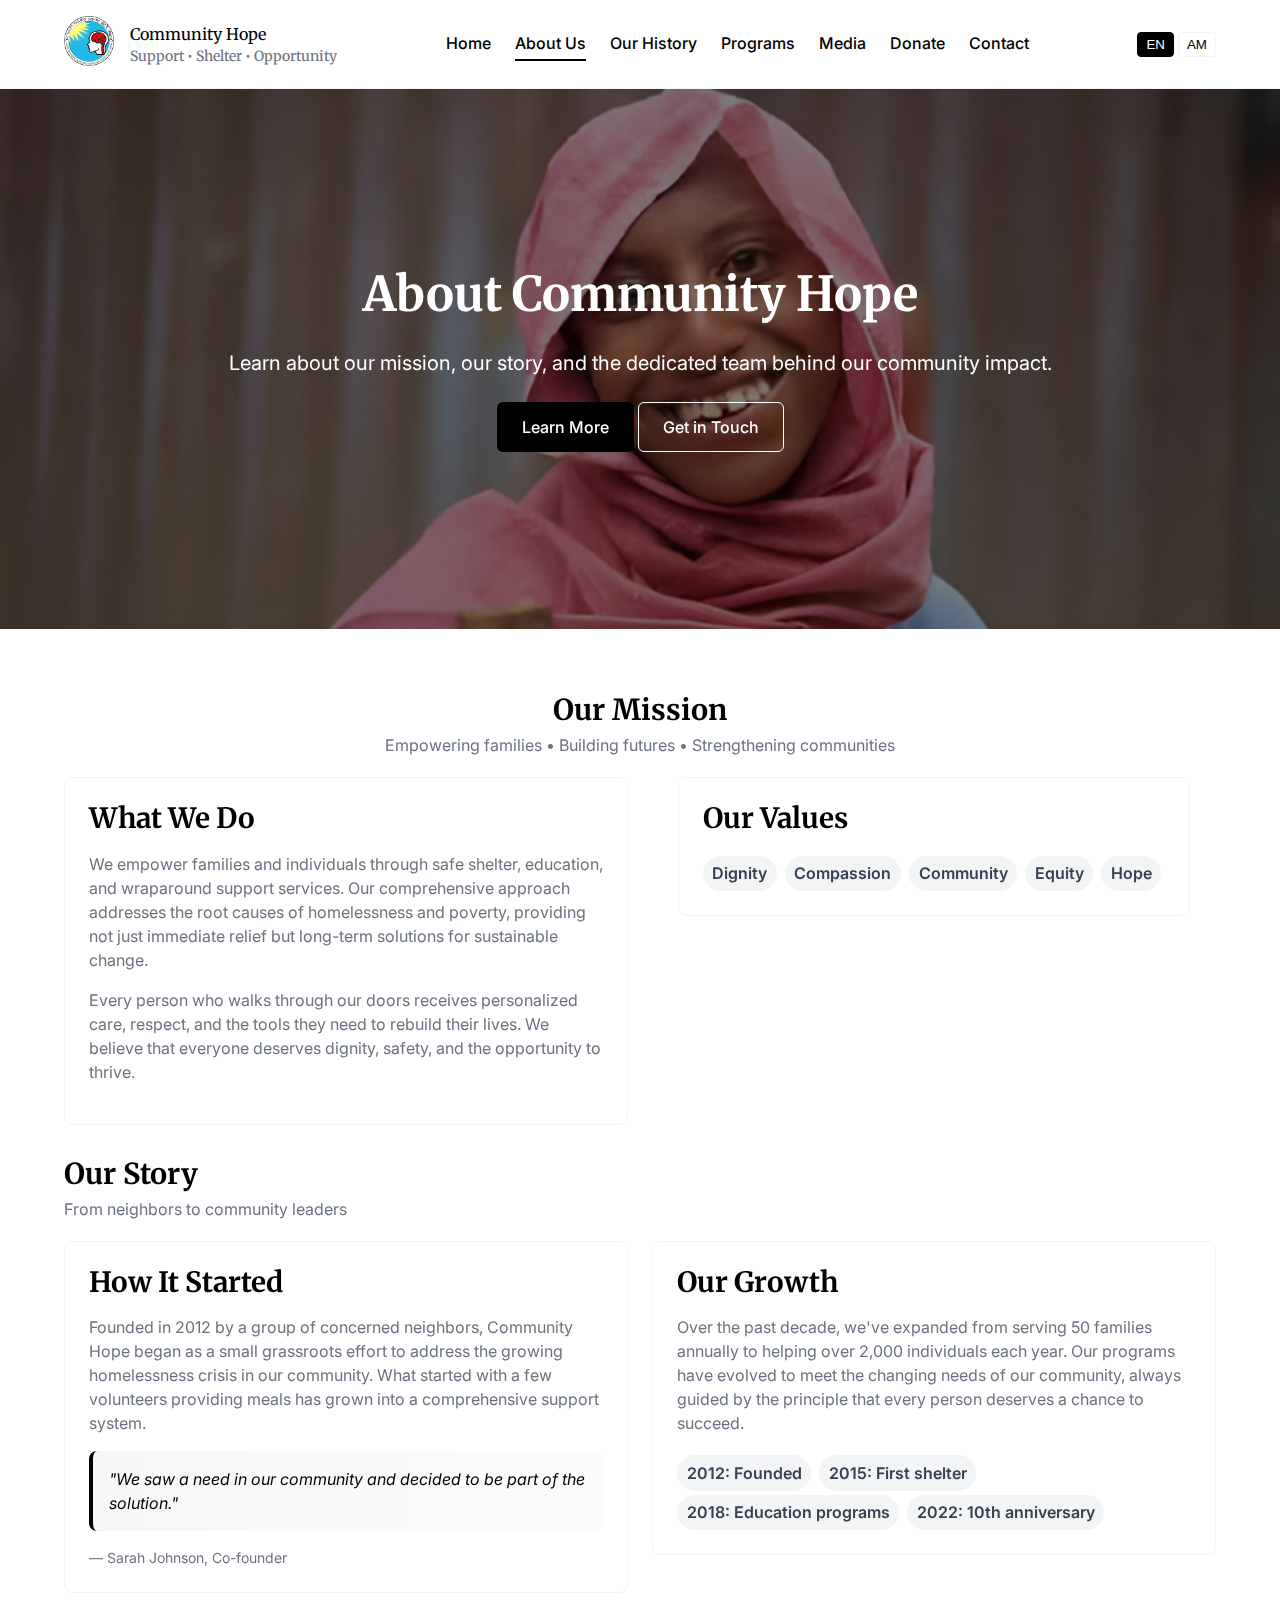
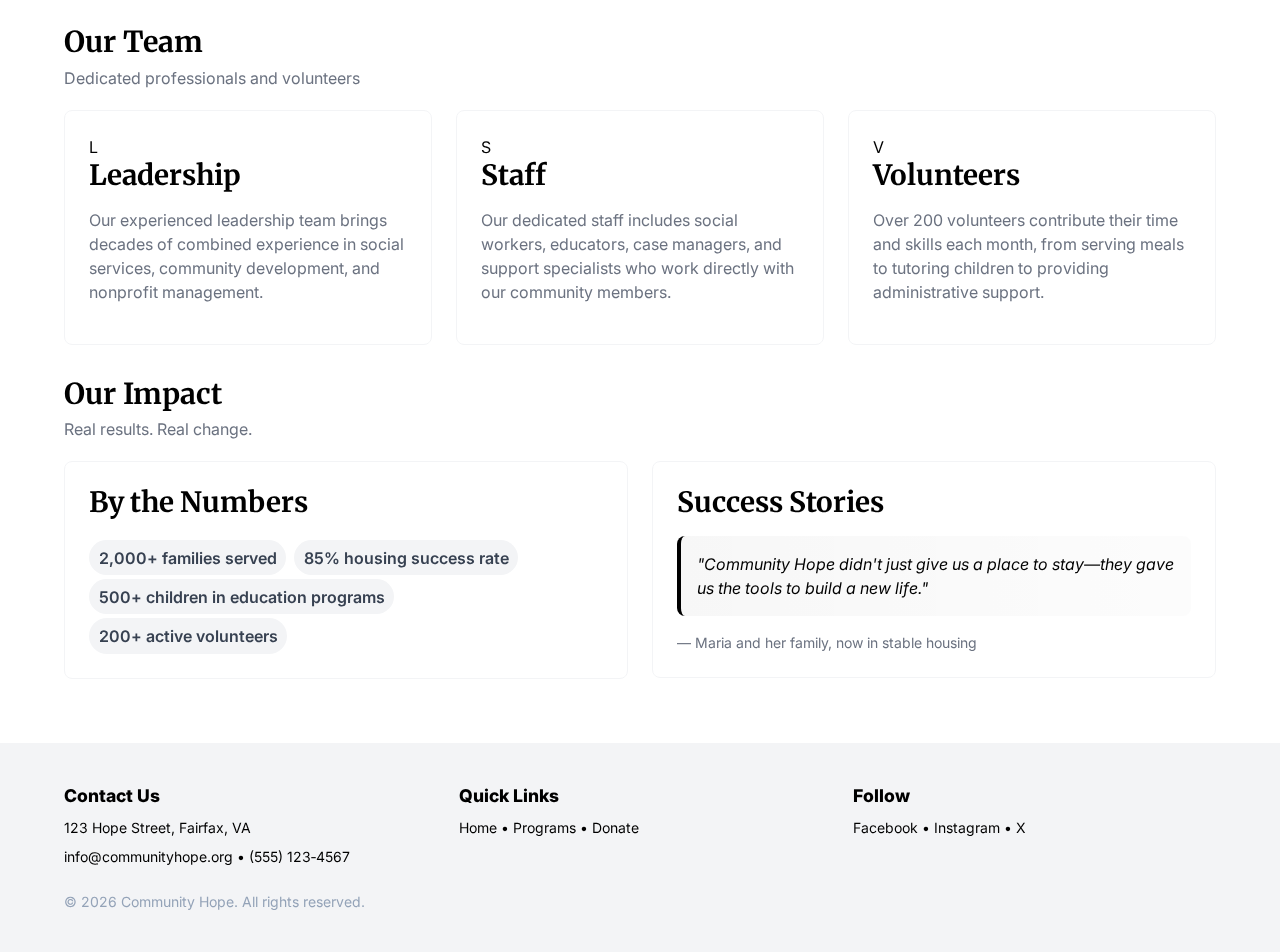
<file: about.html>
<!DOCTYPE html>
<html lang="en">
<head>
  <meta charset="UTF-8" />
  <meta name="viewport" content="width=device-width, initial-scale=1" />
  <title>About Us — Community Hope</title>
  <link rel="stylesheet" href="styles/main.css">
  <link rel="stylesheet" href="styles/components.css">
</head>
<body>
  <!-- Header / Nav -->
  <header>
    <div class="container nav">
      <div class="brand">
        <div class="logo">
          <img src="logo.jpg" alt="Community Hope Logo">
        </div>
        <div>
          <div data-i18n="brand">Community Hope</div>
          <div class="small muted" data-i18n="tagline">Support • Shelter • Opportunity</div>
        </div>
      </div>
      <nav class="navlinks" aria-label="Primary">
        <a href="index.html" class="nav-link" data-i18n="nav_home">Home</a>
        <a href="about.html" class="nav-link active" data-i18n="nav_about">About Us</a>
        <a href="about.html#history" class="nav-link" data-i18n="nav_history">Our History</a>
        <a href="index.html#programs" class="nav-link" data-i18n="nav_programs">Programs</a>
        <a href="media.html" class="nav-link" data-i18n="nav_media">Media</a>
        <a href="index.html#donate" class="nav-link" data-i18n="nav_donate">Donate</a>
        <a href="index.html#contact" class="nav-link" data-i18n="nav_contact">Contact</a>
      </nav>
      <div class="lang" role="group" aria-label="Language selector">
        <button class="active" id="lang-en">EN</button>
        <button id="lang-am">AM</button>
      </div>
    </div>
  </header>

  <!-- Hero -->
  <section class="hero">
    <div class="media">
      <img alt="Community gathering" src="bg.jpg"/>
      <div class="shade"></div>
    </div>
    <div class="container content">
      <h1 data-i18n="about_hero_title">About Community Hope</h1>
      <p class="lead" data-i18n="about_hero_sub">Learn about our mission, our story, and the dedicated team behind our community impact.</p>
      <div class="cta">
        <a href="#mission" class="btn primary" data-i18n="cta_learn">Learn More</a>
        <a href="index.html#contact" class="btn ghost" data-i18n="cta_contact">Get in Touch</a>
      </div>
    </div>
  </section>

  <!-- Mission -->
  <section id="mission">
    <div class="container">
      <div class="section-title">
        <h2 data-i18n="mission_title">Our Mission</h2>
        <span class="muted" data-i18n="mission_kicker">Empowering families • Building futures • Strengthening communities</span>
      </div>
      <div class="cards">
        <article class="card span-8">
          <h3 data-i18n="mission_h">What We Do</h3>
          <p class="muted" data-i18n="mission_p">We empower families and individuals through safe shelter, education, and wraparound support services. Our comprehensive approach addresses the root causes of homelessness and poverty, providing not just immediate relief but long-term solutions for sustainable change.</p>
          <p class="muted" data-i18n="mission_p2">Every person who walks through our doors receives personalized care, respect, and the tools they need to rebuild their lives. We believe that everyone deserves dignity, safety, and the opportunity to thrive.</p>
        </article>
        <article class="card span-4">
          <h3 data-i18n="mission_values_h">Our Values</h3>
          <div>
            <span class="tag" data-i18n="value_dignity">Dignity</span>
            <span class="tag" data-i18n="value_compassion">Compassion</span>
            <span class="tag" data-i18n="value_community">Community</span>
            <span class="tag" data-i18n="value_equity">Equity</span>
            <span class="tag" data-i18n="value_hope">Hope</span>
          </div>
        </article>
      </div>
    </div>
  </section>

  <!-- Our Story -->
  <section id="history">
    <div class="container">
      <div class="section-title">
        <h2 data-i18n="story_title">Our Story</h2>
        <span class="muted" data-i18n="story_kicker">From neighbors to community leaders</span>
      </div>
      <div class="cards">
        <article class="card span-6">
          <h3 data-i18n="story_founded_h">How It Started</h3>
          <p class="muted" data-i18n="story_founded_p">Founded in 2012 by a group of concerned neighbors, Community Hope began as a small grassroots effort to address the growing homelessness crisis in our community. What started with a few volunteers providing meals has grown into a comprehensive support system.</p>
          <p class="quote" data-i18n="story_quote">"We saw a need in our community and decided to be part of the solution."</p>
          <div class="muted small" data-i18n="story_quote_attr">— Sarah Johnson, Co-founder</div>
        </article>
        <article class="card span-6">
          <h3 data-i18n="story_growth_h">Our Growth</h3>
          <p class="muted" data-i18n="story_growth_p">Over the past decade, we've expanded from serving 50 families annually to helping over 2,000 individuals each year. Our programs have evolved to meet the changing needs of our community, always guided by the principle that every person deserves a chance to succeed.</p>
          <div>
            <span class="tag" data-i18n="stat_2012">2012: Founded</span>
            <span class="tag" data-i18n="stat_2015">2015: First shelter</span>
            <span class="tag" data-i18n="stat_2018">2018: Education programs</span>
            <span class="tag" data-i18n="stat_2022">2022: 10th anniversary</span>
          </div>
        </article>
      </div>
    </div>
  </section>

  <!-- Team -->
  <section id="team">
    <div class="container">
      <div class="section-title">
        <h2 data-i18n="team_title">Our Team</h2>
        <span class="muted" data-i18n="team_kicker">Dedicated professionals and volunteers</span>
      </div>
      <div class="cards">
        <article class="card span-4">
          <div class="program-icon">L</div>
          <h3 data-i18n="team_leadership_h">Leadership</h3>
          <p class="muted" data-i18n="team_leadership_p">Our experienced leadership team brings decades of combined experience in social services, community development, and nonprofit management.</p>
        </article>
        <article class="card span-4">
          <div class="program-icon">S</div>
          <h3 data-i18n="team_staff_h">Staff</h3>
          <p class="muted" data-i18n="team_staff_p">Our dedicated staff includes social workers, educators, case managers, and support specialists who work directly with our community members.</p>
        </article>
        <article class="card span-4">
          <div class="program-icon">V</div>
          <h3 data-i18n="team_volunteers_h">Volunteers</h3>
          <p class="muted" data-i18n="team_volunteers_p">Over 200 volunteers contribute their time and skills each month, from serving meals to tutoring children to providing administrative support.</p>
        </article>
      </div>
    </div>
  </section>

  <!-- Impact -->
  <section>
    <div class="container">
      <div class="section-title">
        <h2 data-i18n="impact_title">Our Impact</h2>
        <span class="muted" data-i18n="impact_kicker">Real results. Real change.</span>
      </div>
      <div class="cards">
        <article class="card span-6">
          <h3 data-i18n="impact_numbers_h">By the Numbers</h3>
          <div>
            <span class="tag" data-i18n="impact_families">2,000+ families served</span>
            <span class="tag" data-i18n="impact_housing">85% housing success rate</span>
            <span class="tag" data-i18n="impact_education">500+ children in education programs</span>
            <span class="tag" data-i18n="impact_volunteers">200+ active volunteers</span>
          </div>
        </article>
        <article class="card span-6">
          <h3 data-i18n="impact_stories_h">Success Stories</h3>
          <p class="quote" data-i18n="impact_story">"Community Hope didn't just give us a place to stay—they gave us the tools to build a new life."</p>
          <div class="muted small" data-i18n="impact_story_attr">— Maria and her family, now in stable housing</div>
        </article>
      </div>
    </div>
  </section>

  <!-- Contact / Footer -->
  <footer id="contact">
    <div class="container">
      <div class="footergrid">
        <div class="footercol">
          <div style="font-weight:800;font-size:1.1rem" data-i18n="footer_h">Contact Us</div>
          <div class="small" data-i18n="footer_addr">123 Hope Street, Fairfax, VA</div>
          <div class="small">info@communityhope.org • (555) 123‑4567</div>
        </div>
        <div class="footercol">
          <div style="font-weight:800;font-size:1.1rem" data-i18n="footer_quick">Quick Links</div>
          <div class="small"><a href="index.html" data-i18n="footer_home">Home</a> • <a href="index.html#programs" data-i18n="footer_programs">Programs</a> • <a href="index.html#donate" data-i18n="footer_donate">Donate</a></div>
        </div>
        <div class="footercol">
          <div style="font-weight:800;font-size:1.1rem" data-i18n="footer_social">Follow</div>
          <div class="small">Facebook • Instagram • X</div>
        </div>
      </div>
      <div class="small" style="margin-top:1rem;color:#94a3b8">© <span id="year"></span> <span data-i18n="brand">Community Hope</span>. <span data-i18n="rights">All rights reserved.</span></div>
    </div>
  </footer>

  <script src="js/main.js"></script>
  <script src="js/i18n.js"></script>
</body>
</html>
</file>
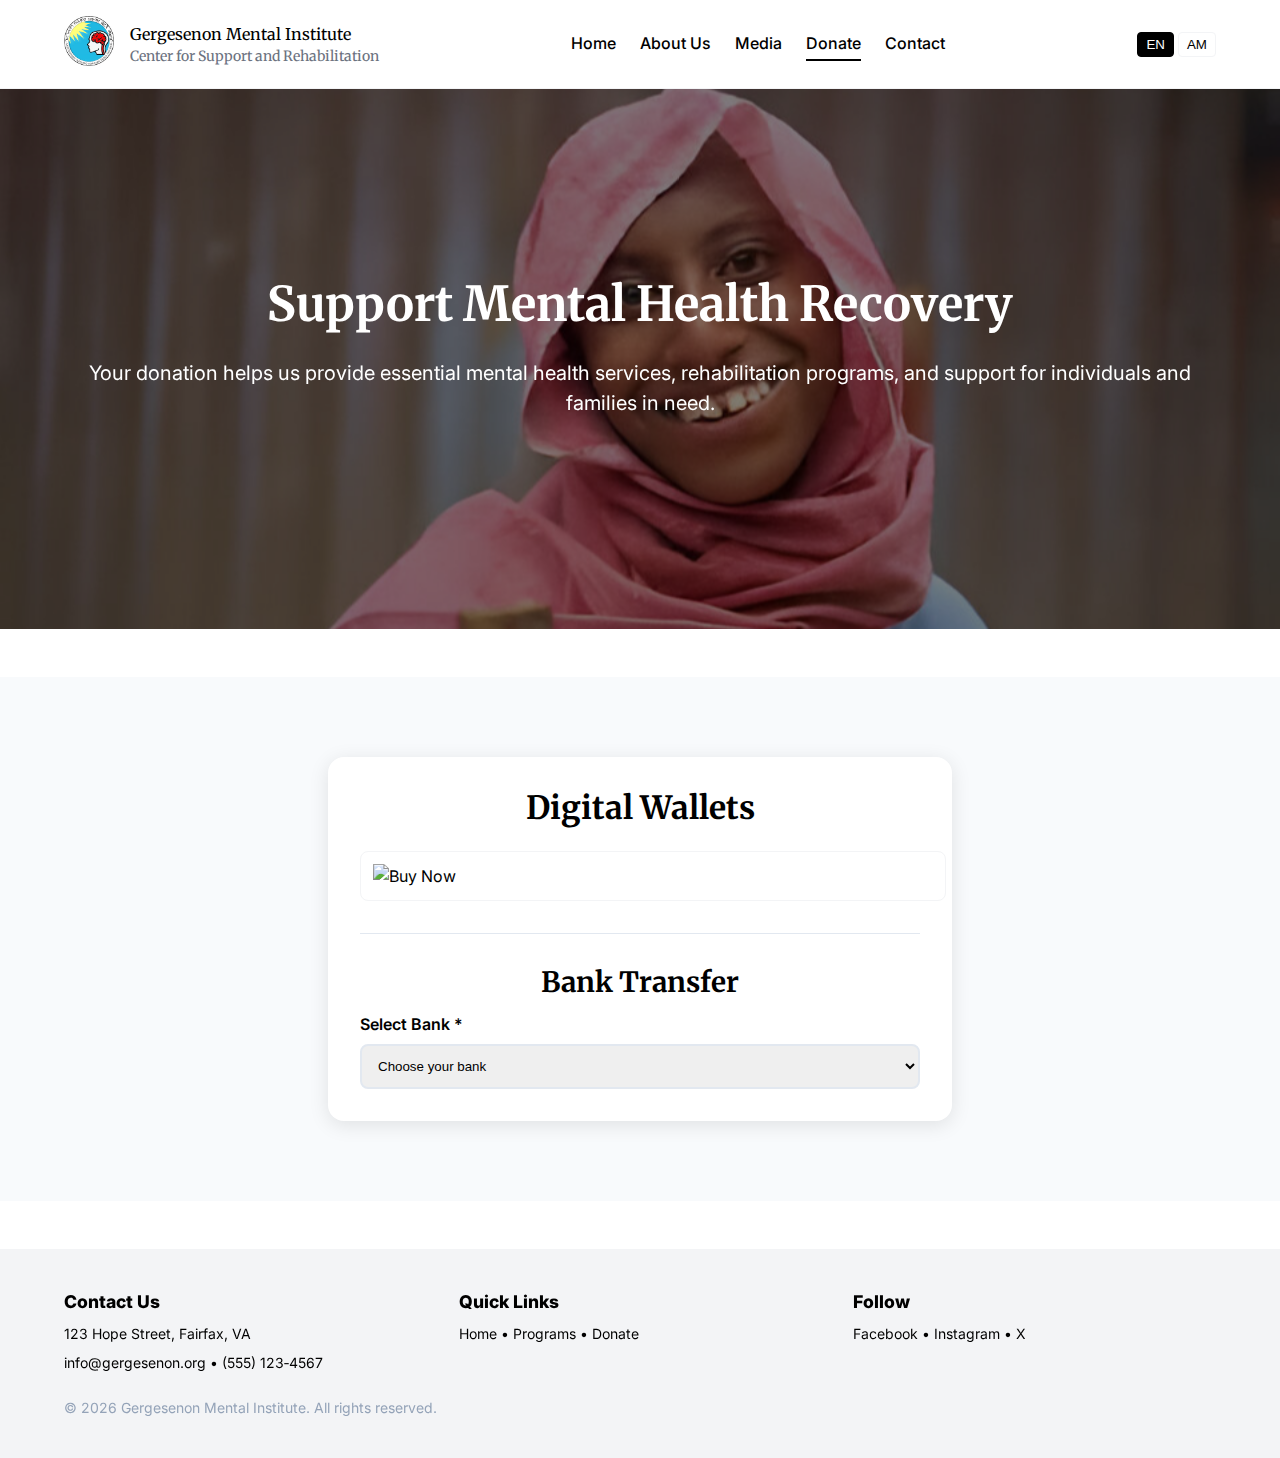
<file: donate.html>
<!DOCTYPE html>
<html lang="en">
<head>
  <meta charset="UTF-8" />
  <meta name="viewport" content="width=device-width, initial-scale=1" />
  <title>Donate — Gergesenon Mental Institute</title>
  <link rel="stylesheet" href="./styles/main.css">
  <link rel="stylesheet" href="./styles/components.css">
  <style>
    /* Donation-specific styles */
    .donation-form {
      max-width: 600px;
      margin: 0 auto;
      background: white;
      padding: 2rem;
      border-radius: 16px;
      box-shadow: 0 4px 20px rgba(0, 0, 0, 0.1);
    }
    
    .form-group {
      margin-bottom: 1.5rem;
    }
    
    .form-group label {
      display: block;
      margin-bottom: 0.5rem;
      font-weight: 600;
      color: var(--ink);
    }
    
    .form-group input,
    .form-group select,
    .form-group textarea {
      width: 100%;
      padding: 0.75rem;
      border: 2px solid #e2e8f0;
      border-radius: 8px;
      font-size: 1rem;
      transition: border-color 0.2s ease;
    }
    
    .form-group input:focus,
    .form-group select:focus,
    .form-group textarea:focus {
      outline: none;
      border-color: var(--brand);
      box-shadow: 0 0 0 3px var(--ring);
    }
    
    .amount-options {
      display: grid;
      grid-template-columns: repeat(auto-fit, minmax(120px, 1fr));
      gap: 0.5rem;
      margin-bottom: 1rem;
    }
    
    .amount-btn {
      padding: 0.75rem;
      border: 2px solid #e2e8f0;
      background: white;
      border-radius: 8px;
      cursor: pointer;
      text-align: center;
      font-weight: 600;
      transition: all 0.2s ease;
    }
    
    .amount-btn:hover {
      border-color: var(--brand);
      background: var(--brand-light);
    }
    
    .amount-btn.selected {
      border-color: var(--brand);
      background: var(--brand);
      color: white;
    }
    
    .payment-method {
      border: 2px solid #e2e8f0;
      border-radius: 8px;
      padding: 1rem;
      margin-bottom: 1rem;
      cursor: pointer;
      transition: all 0.2s ease;
    }
    
    .payment-method:hover {
      border-color: var(--brand);
    }
    
    .payment-method.selected {
      border-color: var(--brand);
      background: var(--brand-light);
    }
    
    .payment-method input[type="radio"] {
      margin-right: 0.5rem;
    }
    
    .payment-details {
      display: none;
      margin-top: 1rem;
      padding: 1rem;
      background: #f8fafc;
      border-radius: 8px;
    }
    
    .payment-details.active {
      display: block;
    }
    
    .crypto-address {
      background: #1a1a1a;
      color: #00ff00;
      padding: 1rem;
      border-radius: 8px;
      font-family: monospace;
      word-break: break-all;
      margin: 0.5rem 0;
    }
    
    .bank-details {
      background: #f8fafc;
      padding: 1rem;
      border-radius: 8px;
      border-left: 4px solid var(--brand);
    }
    
    .processing {
      display: none;
      text-align: center;
      padding: 2rem;
    }
    
    .spinner {
      width: 40px;
      height: 40px;
      border: 4px solid #f3f3f3;
      border-top: 4px solid var(--brand);
      border-radius: 50%;
      animation: spin 1s linear infinite;
      margin: 0 auto 1rem;
    }
    
    @keyframes spin {
      0% { transform: rotate(0deg); }
      100% { transform: rotate(360deg); }
    }
    
    .success-message {
      display: none;
      text-align: center;
      padding: 2rem;
      background: #d1fae5;
      border: 1px solid #10b981;
      border-radius: 8px;
      color: #065f46;
    }
    
    .error-message {
      display: none;
      padding: 1rem;
      background: #fee2e2;
      border: 1px solid #ef4444;
      border-radius: 8px;
      color: #991b1b;
      margin-bottom: 1rem;
    }
    
    /* PayPal specific styles */
    #paypal-form {
      margin: 1rem 0;
    }
    
    #paypal-form table {
      border-collapse: collapse;
      margin: 0 auto;
    }
    
    #paypal-form td {
      padding: 0.25rem 0;
    }
    
    #paypal-form input[type="text"] {
      width: 250px;
      padding: 0.75rem;
      border: 2px solid #e2e8f0;
      border-radius: 8px;
      font-size: 1rem;
      transition: border-color 0.2s ease;
    }
    
    #paypal-form input[type="text"]:focus {
      outline: none;
      border-color: var(--brand);
      box-shadow: 0 0 0 3px var(--ring);
    }
    
    #paypal-form input[type="image"] {
      border-radius: 8px;
      transition: transform 0.2s ease, box-shadow 0.2s ease;
    }
    
    #paypal-form input[type="image"]:hover {
      transform: translateY(-1px);
      box-shadow: 0 4px 12px rgba(0, 0, 0, 0.15);
    }
  </style>
</head>
<body>
  <!-- Header / Nav -->
  <header>
    <div class="container nav">
      <div class="brand">
        <div class="logo">
          <img src="logo.jpg" alt="Gergesenon Mental Institute Logo">
        </div>
        <div>
          <div data-i18n="brand">Gergesenon Mental Institute</div>
          <div class="small muted" data-i18n="tagline">Center for Support and Rehabilitation</div>
        </div>
      </div>
      <nav class="navlinks" aria-label="Primary">
        <a href="index.html" class="nav-link" data-i18n="nav_home">Home</a>
        <a href="about.html" class="nav-link" data-i18n="nav_about">About Us</a>
        <a href="media.html" class="nav-link" data-i18n="nav_media">Media</a>
        <a href="donate.html" class="nav-link active" data-i18n="nav_donate">Donate</a>
        <a href="index.html#contact" class="nav-link" data-i18n="nav_contact">Contact</a>
      </nav>
      <div class="lang" role="group" aria-label="Language selector">
        <button class="active" id="lang-en">EN</button>
        <button id="lang-am">AM</button>
      </div>
    </div>
  </header>

  <!-- Hero -->
  <section class="hero">
    <div class="media">
      <img alt="Mental health support" src="bg.jpg"/>
      <div class="shade"></div>
    </div>
    <div class="container content">
      <h1 data-i18n="donate_hero_title">Support Mental Health Recovery</h1>
      <p class="lead" data-i18n="donate_hero_sub">Your donation helps us provide essential mental health services, rehabilitation programs, and support for individuals and families in need.</p>
    </div>
  </section>

  <!-- Donation (PayPal only) -->
  <section style="padding: 4rem 0; background: #f8fafc;">
    <div class="container" style="display:flex;align-items:center;justify-content:center;min-height:200px;">
      <div style="background:white;padding:2rem;border-radius:16px;box-shadow:0 4px 20px rgba(0,0,0,0.1);max-width:560px;width:100%;text-align:center;">
        <h2 style="margin-bottom: 1.5rem;" data-i18n="donate_digital_h">Digital Wallets</h2>
        <form action="https://www.paypal.com/cgi-bin/webscr" method="post" target="_top" id="paypal-form">
          <input type="hidden" name="cmd" value="_s-xclick" />
          <input type="hidden" name="hosted_button_id" value="BWYQEHKNF22B8" />
          <input type="hidden" name="currency_code" value="USD" />
          <input type="image" src="https://yt3.googleusercontent.com/8Dh5wf7aCFK9S2TA_G_ncKnNZZjBmRIE0P3_Ezxw8sjgbigx5l8gW8iIbYvGnnRplgNn-zfN=s160-c-k-c0x00ffffff-no-rj" border="0" name="submit" title="PayPal - The safer, easier way to pay online!" alt="Buy Now" style="cursor:pointer;border-radius:8px;" />
        </form>

        <div style="margin: 2rem 0; height:1px; background:#e2e8f0;"></div>

        <h3 style="margin-bottom: 0.75rem;" data-i18n="donate_bank_h">Bank Transfer</h3>
        <div style="text-align:left;">
          <label for="ethiopia-bank" style="display:block; font-weight:600; margin-bottom:0.5rem;" data-i18n="donate_ethiopia_bank">Select Bank *</label>
          <select id="ethiopia-bank" style="width:100%; padding:0.75rem; border:2px solid #e2e8f0; border-radius:8px;">
            <option value="" data-i18n="choose_bank">Choose your bank</option>
                      <option value="cbe">Commercial Bank of Ethiopia (CBE)</option>
                      <option value="awash">Awash Bank</option>
                      <option value="abyssinia">Abyssinia Bank</option>
                      <option value="dashen">Dashen Bank</option>
                      <option value="wegagen">Wegagen Bank</option>
                      <option value="cooperative">Cooperative Bank of Oromia</option>
                      <option value="bank-of-abyssinia">Bank of Abyssinia</option>
                      <option value="lion">Lion Bank</option>
                      <option value="zemen">Zemen Bank</option>
                      <option value="oromia">Oromia International Bank</option>
                    </select>
          <div id="bank-details" style="margin-top:1rem; background:#f8fafc; border-left:4px solid var(--brand); padding:1rem; border-radius:8px; display:none;"></div>
        </div>
      </div>
    </div>
  </section>

  <!-- Contact / Footer -->
  <footer id="contact">
    <div class="container">
      <div class="footergrid">
        <div class="footercol">
          <div style="font-weight:800;font-size:1.1rem" data-i18n="footer_h">Contact Us</div>
          <div class="small" data-i18n="footer_addr">123 Hope Street, Fairfax, VA</div>
          <div class="small">info@gergesenon.org • (555) 123‑4567</div>
        </div>
        <div class="footercol">
          <div style="font-weight:800;font-size:1.1rem" data-i18n="footer_quick">Quick Links</div>
          <div class="small"><a href="index.html" data-i18n="footer_home">Home</a> • <a href="index.html#programs" data-i18n="footer_programs">Programs</a> • <a href="donate.html" data-i18n="footer_donate">Donate</a></div>
        </div>
        <div class="footercol">
          <div style="font-weight:800;font-size:1.1rem" data-i18n="footer_social">Follow</div>
          <div class="small">Facebook • Instagram • X</div>
        </div>
      </div>
      <div class="small" style="margin-top:1rem;color:#94a3b8">© <span id="year"></span> <span data-i18n="brand">Gergesenon Mental Institute</span>. <span data-i18n="rights">All rights reserved.</span></div>
    </div>
  </footer>

  <script src="js/main.js"></script>
  <script src="js/i18n.js"></script>
  <script>
    (function(){
      const bankAccounts = {
        cbe: { name: 'Commercial Bank of Ethiopia (CBE)', accountName: 'Gergesenon Ethiopia', accountNumber: '1000003785495', branchCode: '6860' },
        awash: { name: 'Awash Bank', accountName: 'Gergesenon Ethiopia', accountNumber: '0168008227356200' },
        abyssinia: { name: 'Abyssinia Bank', accountName: 'Gergesenon Ethiopia', accountNumber: '16187453048' },
        dashen: { name: 'Dashen Bank', accountName: 'Gergesenon Ethiopia', accountNumber: '100333819' },
        wegagen: { name: 'Wegagen Bank', accountName: 'Gergesenon Ethiopia', accountNumber: '1000164944012' },
        cooperative: { name: 'Cooperative Bank of Oromia', accountName: 'Gergesenon Ethiopia', accountNumber: '486111362395017' },
        'bank-of-abyssinia': { name: 'Bank of Abyssinia', accountName: 'Gergesenon Ethiopia', accountNumber: '1000032075881' },
        lion: { name: 'Lion Bank', accountName: 'Gergesenon Ethiopia', accountNumber: '1000009397772' },
        zemen: { name: 'Zemen Bank', accountName: 'Gergesenon Ethiopia', accountNumber: '0001610000977' },
        oromia: { name: 'Oromia International Bank', accountName: 'Gergesenon Ethiopia', accountNumber: '1000044940183' }
      };

      const bankSelect = document.getElementById('ethiopia-bank');
      const details = document.getElementById('bank-details');

      if (!bankSelect || !details) return;

      function copy(text){
        navigator.clipboard.writeText(text).then(()=>{
          const note = document.createElement('div');
          note.textContent = 'Copied to clipboard';
          note.style.cssText = 'margin-top:8px;color:#10b981;font-weight:600';
          details.appendChild(note);
          setTimeout(()=> note.remove(), 1500);
        }).catch(()=>{});
      }

      bankSelect.addEventListener('change', function(){
        const key = this.value;
        const bank = bankAccounts[key];
        if (!bank) { details.style.display = 'none'; details.innerHTML = ''; return; }
        details.style.display = 'block';
        details.innerHTML = `
          <div style="font-weight:700;margin-bottom:0.5rem;">${bank.name}</div>
          <div style="margin:4px 0;"><strong>Account Name:</strong> ${bank.accountName}</div>
          <div style="margin:4px 0;display:flex;align-items:center;gap:8px;">
            <span><strong>Account Number:</strong> ${bank.accountNumber}</span>
            <button type="button" id="copy-account" style="padding:0.25rem 0.5rem;border:1px solid #e2e8f0;border-radius:6px;cursor:pointer;background:#fff;">Copy</button>
          </div>
          ${bank.branchCode ? `<div style="margin:4px 0;"><strong>Branch Code:</strong> ${bank.branchCode}</div>` : ''}
          <div class="small muted" style="margin-top:0.5rem;">Please include "Donation to Gergesenon" in the transfer note.</div>
        `;
        const copyBtn = document.getElementById('copy-account');
        if (copyBtn) copyBtn.addEventListener('click', function(){ copy(bank.accountNumber); });
      });
    })();
  </script>
</body>
</html>
</file>
<file: styles/main.css>
/* Import professional fonts */
@import url('https://fonts.googleapis.com/css2?family=Merriweather:wght@400;700&family=Inter:wght@400;500;600;700&display=swap');

:root {
  --bg: #ffffff;
  --card: #ffffff;
  --text: #000000;
  --muted: #6B7280;
  --brand: #000000;
  --brand-2: #374151;
  --brand-light: #F3F4F6;
  --brand-dark: #000000;
  --accent: #374151;
  --accent-light: #F3F4F6;
  --ring: rgba(0,0,0,0.08);
  --success: #48A169;
  --warning: #D97706;
  --error: #DC2626;
  --gray-50: #FAFAFA;
  --gray-100: #F3F4F6;
  --gray-900: #111;
  
  /* Spacing */
  --spacing-xs: 0.25rem;
  --spacing-sm: 0.5rem;
  --spacing-md: 1rem;
  --spacing-lg: 1.5rem;
  --spacing-xl: 2rem;
  --spacing-2xl: 3rem;

  /* Typography */
  --font-sans: "Inter", -apple-system, BlinkMacSystemFont, "Segoe UI", Roboto, sans-serif;
  --font-serif: "Merriweather", Georgia, serif;
  --font-mono: ui-monospace, SFMono-Regular, Menlo, Monaco, Consolas, monospace;
  
  /* Borders */
  --radius-sm: 0.25rem;
  --radius-md: 0.375rem;
  --radius-lg: 0.5rem;
  
  /* Shadows */
  --shadow-sm: 0 1px 2px rgba(0,0,0,0.05);
  --shadow-md: 0 4px 6px rgba(0,0,0,0.08);
  --shadow-lg: 0 10px 15px rgba(0,0,0,0.12);
}

body {
  margin: 0;
  padding: 0;
  font-family: var(--font-sans);
  font-size: 16px;
  line-height: 1.5;
  color: var(--text);
  background: var(--bg);
}

.container {
  width: 90%;
  max-width: 1200px;
  margin: 0 auto;
  padding: var(--spacing-md);
}

h1, h2, h3, h4, h5, h6 {
  font-family: var(--font-serif);
  font-weight: 700;
  line-height: 1.2;
  margin: 0 0 var(--spacing-md);
  color: var(--brand);
}

h1 { font-size: 2.5rem; }
h2 { font-size: 2rem; }
h3 { font-size: 1.75rem; }
p { margin: 0 0 var(--spacing-md); }

.lead {
  font-size: 1.25rem;
  font-weight: 400;
  margin-bottom: var(--spacing-lg);
}

.small { font-size: 0.875rem; }
.muted { color: var(--muted); }

a {
  color: var(--brand);
  text-decoration: none;
  transition: color 0.2s;
}

a:hover {
  color: var(--brand-2);
}

/* Header */
header {
  background: var(--bg);
  border-bottom: 1px solid var(--brand-light);
  position: sticky;
  top: 0;
  z-index: 100;
}

.nav {
  display: flex;
  align-items: center;
  justify-content: space-between;
  padding: var(--spacing-md) 0;
}

.brand {
  display: flex;
  align-items: center;
  gap: var(--spacing-md);
  font-family: var(--font-serif);
}

.logo img {
  height: 50px;
  width: auto;
}

.navlinks {
  display: flex;
  gap: var(--spacing-lg);
}

.nav-link {
  color: var(--text);
  font-weight: 500;
  padding: var(--spacing-xs) 0;
  border-bottom: 2px solid transparent;
  transition: all 0.2s;
}

.nav-link:hover,
.nav-link.active {
  color: var(--brand);
  border-bottom-color: var(--brand);
}

/* Hero section */
.hero {
  position: relative;
  min-height: 60vh;
  display: flex;
  align-items: center;
  margin-bottom: var(--spacing-2xl);
  overflow: hidden;
}

/* Responsive hero heights */
@media (max-width: 768px) {
  .hero {
    min-height: 50vh;
  }
}

@media (max-width: 480px) {
  .hero {
    min-height: 40vh;
  }
}

.hero .media {
  position: absolute;
  top: 0;
  left: 0;
  width: 100%;
  height: 100%;
  z-index: -1;
}

.hero .media img {
  width: 100%;
  height: 100%;
  object-fit: cover;
  object-position: center;
  transition: transform 0.3s ease;
  will-change: transform;
  backface-visibility: hidden;
  -webkit-backface-visibility: hidden;
}

.hero .shade {
  position: absolute;
  top: 0;
  left: 0;
  width: 100%;
  height: 100%;
  background: rgba(0,0,0,0.5);
}

.hero .content {
  position: relative;
  color: var(--bg);
  text-align: center;
}

.hero h1 {
  color: var(--bg);
  font-size: 3rem;
  margin-bottom: var(--spacing-lg);
}

/* Buttons */
.btn {
  display: inline-flex;
  align-items: center;
  justify-content: center;
  padding: 0.75rem 1.5rem;
  border-radius: var(--radius-md);
  font-weight: 500;
  text-align: center;
  transition: all 0.2s;
  cursor: pointer;
  border: 1px solid transparent;
}

.btn.primary {
  background: var(--brand);
  color: var(--bg);
}

.btn.primary:hover {
  background: var(--brand-2);
  transform: translateY(-1px);
  box-shadow: var(--shadow-md);
}

.btn.ghost {
  background: transparent;
  border-color: var(--bg);
  color: var(--bg);
}

.btn.ghost:hover {
  background: rgba(255,255,255,0.1);
  transform: translateY(-1px);
}

/* Grid layouts */
.grid {
  display: grid;
  gap: var(--spacing-lg);
}

.grid-2 { grid-template-columns: repeat(2, 1fr); }
.grid-3 { grid-template-columns: repeat(3, 1fr); }
.grid-4 { grid-template-columns: repeat(4, 1fr); }

/* Cards */
.card {
  background: var(--card);
  border-radius: var(--radius-lg);
  padding: var(--spacing-lg);
  border: 1px solid var(--brand-light);
}

/* Language selector */
.lang {
  display: flex;
  gap: var(--spacing-xs);
}

.lang button {
  padding: var(--spacing-xs) var(--spacing-sm);
  border: 1px solid var(--brand-light);
  background: var(--bg);
  color: var(--text);
  border-radius: var(--radius-sm);
  cursor: pointer;
  transition: all 0.2s;
}

.lang button.active {
  background: var(--brand);
  color: var(--bg);
  border-color: var(--brand);
}

/* Footer */
footer {
  background: var(--brand-light);
  padding: var(--spacing-lg) 0;
  margin-top: var(--spacing-2xl);
}

.footergrid {
  display: grid;
  grid-template-columns: repeat(auto-fit, minmax(250px, 1fr));
  gap: var(--spacing-xl);
  margin-bottom: var(--spacing-lg);
}

.footercol {
  display: flex;
  flex-direction: column;
  gap: var(--spacing-sm);
}

.footercol a {
  color: var(--text);
  text-decoration: none;
  transition: color 0.2s;
}

.footercol a:hover {
  color: var(--brand);
}

/* Responsive */
@media (max-width: 768px) {
  .grid-2,
  .grid-3,
  .grid-4 {
    grid-template-columns: 1fr;
  }
}

/* Hero Statistics */
.hero-stats {
  display: flex;
  justify-content: center;
  gap: 2rem;
  margin-top: 3rem;
  flex-wrap: wrap;
}

.stat-card {
  background: rgba(255, 255, 255, 0.95);
  backdrop-filter: blur(10px);
  border: 1px solid rgba(255, 255, 255, 0.2);
  border-radius: 16px;
  padding: 1.5rem 2rem;
  text-align: center;
  min-width: 140px;
  box-shadow: 0 8px 32px rgba(0, 0, 0, 0.1);
  transition: all 0.3s ease;
  position: relative;
  overflow: hidden;
  border-top: 1px solid rgba(255, 255, 255, 0.2);
}

/* Ensure no pseudo-elements create unwanted borders */
.stat-card::before,
.stat-card::after {
  display: none !important;
  content: none !important;
}


.stat-card:hover {
  transform: translateY(-4px);
  box-shadow: 0 12px 40px rgba(0, 0, 0, 0.15);
}

.stat-value {
  font-size: 2.5rem;
  font-weight: 800;
  color: var(--brand);
  margin-bottom: 0.5rem;
  line-height: 1;
  background: linear-gradient(135deg, var(--brand), var(--accent));
  -webkit-background-clip: text;
  -webkit-text-fill-color: transparent;
  background-clip: text;
}

.stat-label {
  font-size: 0.9rem;
  font-weight: 600;
  color: var(--text);
  text-transform: uppercase;
  letter-spacing: 0.5px;
  opacity: 0.8;
}

/* Responsive adjustments for hero stats */
@media (max-width: 768px) {
  .hero-stats {
    gap: 1rem;
    margin-top: 2rem;
  }
  
  .stat-card {
    padding: 1rem 1.5rem;
    min-width: 120px;
  }
  
  .stat-value {
    font-size: 2rem;
  }
  
  .stat-label {
    font-size: 0.8rem;
  }
  
  .footergrid {
    grid-template-columns: repeat(auto-fit, minmax(200px, 1fr));
    gap: var(--spacing-lg);
  }
}

@media (max-width: 480px) {
  .hero-stats {
    flex-direction: column;
    align-items: center;
    gap: 1rem;
  }
  
  .stat-card {
    width: 100%;
    max-width: 200px;
  }
}

/* Problem Section Enhancements */
.problem-details {
  margin: 2rem 0;
}

.problem-details p {
  font-size: 1.1rem;
  line-height: 1.7;
  color: var(--text);
  margin-bottom: 1.5rem;
  text-align: left;
}

.problem-details p:last-child {
  margin-bottom: 0;
}

.problem-lead {
  font-size: 1.2rem;
  font-weight: 500;
  line-height: 1.6;
  margin-bottom: 1.5rem;
  color: var(--text);
}

/* Mobile Navigation Enhancements */
.mobile-menu-toggle {
  display: none;
  background: none;
  border: none;
  font-size: 1.5rem;
  color: var(--text);
  cursor: pointer;
  padding: 0.5rem;
  z-index: 1000;
}

.nav {
  position: relative;
}

/* Enhanced Mobile Responsiveness */
@media (max-width: 768px) {
  .mobile-menu-toggle {
    display: block;
  }
  
  .nav {
    flex-direction: row;
    justify-content: space-between;
    align-items: center;
    padding: 1rem 0;
  }
  
  .navlinks {
    display: none;
    flex-direction: column;
    position: absolute;
    top: 100%;
    left: 0;
    right: 0;
    background: var(--bg);
    border-top: 1px solid var(--brand-light);
    padding: 1rem;
    box-shadow: 0 4px 6px rgba(0,0,0,0.1);
    z-index: 999;
  }
  
  .navlinks.active {
    display: flex;
  }
  
  .nav-link {
    padding: 0.75rem 0;
    border-bottom: 1px solid var(--brand-light);
    width: 100%;
    text-align: center;
  }
  
  .nav-link:last-child {
    border-bottom: none;
  }
  
  .lang {
    margin-left: auto;
  }
  
  .hero .content {
    padding: 2rem 1rem;
  }
  
  .hero .media img {
    object-position: center top;
  }
  
  .hero h1 {
    font-size: 2rem;
    line-height: 1.2;
  }
  
  .hero .lead {
    font-size: 1.1rem;
    line-height: 1.5;
  }
  
  .hero-badge {
    font-size: 0.9rem;
    padding: 0.5rem 1rem;
  }
  
  .cta {
    flex-direction: column;
    gap: 1rem;
    align-items: center;
  }
  
  .btn {
    width: 100%;
    max-width: 300px;
    text-align: center;
    padding: 0.75rem 1.5rem;
  }
  
  .problem-content {
    flex-direction: column;
    gap: 2rem;
  }
  
  .problem-text {
    order: 1;
  }
  
  .problem-image {
    order: 2;
  }
  
  .problem-stats {
    flex-direction: column;
    gap: 1rem;
  }
  
  .problem-stat {
    text-align: center;
    padding: 1rem;
    background: var(--card);
    border-radius: 8px;
    border: 1px solid var(--brand-light);
  }
  
  .stat-number {
    font-size: 2rem;
    font-weight: 800;
    color: var(--brand);
    display: block;
    margin-bottom: 0.5rem;
  }
  
  .stat-label {
    font-size: 0.9rem;
    color: var(--text);
    line-height: 1.4;
  }
}

@media (max-width: 480px) {
  .container {
    padding: 0 1rem;
  }
  
  .hero h1 {
    font-size: 1.8rem;
  }
  
  .hero .lead {
    font-size: 1rem;
  }
  
  .hero-badge {
    font-size: 0.8rem;
    padding: 0.4rem 0.8rem;
  }
  
  .hero .media img {
    object-position: center center;
    min-height: 50vh;
  }
  
  .problem-lead {
    font-size: 1.1rem;
  }
  
  .problem-details p {
    font-size: 1rem;
    line-height: 1.6;
  }
  
  .btn {
    padding: 0.7rem 1.2rem;
    font-size: 0.9rem;
  }
  
  .stat-value {
    font-size: 1.8rem;
  }
  
  .stat-label {
    font-size: 0.8rem;
  }
  
  .footergrid {
    grid-template-columns: 1fr;
    gap: var(--spacing-lg);
    text-align: center;
  }
  
  .footercol {
    align-items: center;
  }
}
</file>
<file: styles/components.css>
/* Form elements */
input, textarea {
  width: 100%;
  padding: 0.75rem;
  border: 1px solid var(--brand-light);
  border-radius: var(--radius-md);
  background: var(--bg);
  color: var(--text);
  font-family: var(--font-sans);
  font-size: 1rem;
  line-height: 1.5;
  transition: border-color 0.2s, box-shadow 0.2s;
}

input:focus, textarea:focus {
  outline: none;
  border-color: var(--brand);
  box-shadow: 0 0 0 3px var(--ring);
}

textarea {
  min-height: 120px;
  resize: vertical;
}

label {
  display: block;
  margin-bottom: 0.5rem;
  font-weight: 500;
  color: var(--text);
}

.form-group {
  margin-bottom: 1.5rem;
}

/* Payment Methods Styles */
.payment-methods {
  display: grid;
  grid-template-columns: repeat(auto-fit, minmax(250px, 1fr));
  gap: 1.5rem;
  margin-bottom: 2rem;
}

.payment-logos {
  display: flex;
  gap: 0.5rem;
  margin: 0.5rem 0;
}

.payment-icon {
  font-size: 1.4rem;
  padding: 0.45rem;
  background: rgba(0,0,0,0.04);
  border: 1px solid rgba(0,0,0,0.06);
  border-radius: 6px;
  display: inline-flex;
  align-items: center;
  justify-content: center;
  color: var(--text);
}

/* Live Events Styles */
.live-events-grid {
  display: grid;
  grid-template-columns: 2fr 1fr;
  gap: 1.5rem;
}

.event-status {
  display: inline-block;
  padding: 0.25rem 0.75rem;
  border-radius: 999px;
  font-size: 0.8rem;
  font-weight: 700;
  margin-bottom: 1rem;
}

.event-status.live {
  background: var(--accent);
  color: var(--bg);
  animation: pulse 2s infinite;
  box-shadow: 0 4px 14px rgba(0,0,0,0.08);
}

.event-stats {
  display: flex;
  gap: 2rem;
  margin: 1rem 0;
}

.stat {
  display: flex;
  flex-direction: column;
  align-items: center;
}

.stat-label {
  font-size: 0.85rem;
  color: var(--muted);
}

.stat-value {
  font-size: 1.2rem;
  font-weight: 700;
  color: var(--brand);
}

.progress-bar {
  width: 100%;
  height: 10px;
  background: var(--brand-light);
  border-radius: 6px;
  overflow: hidden;
  margin: 1rem 0;
  border: 1px solid rgba(0,0,0,0.1);
}

.progress-fill {
  height: 100%;
  background: var(--brand);
  transition: width 0.3s;
}

.event-list {
  display: flex;
  flex-direction: column;
  gap: 0.75rem;
}

.event-item {
  display: flex;
  align-items: center;
  gap: 1rem;
  padding: 0.5rem;
  border-radius: 8px;
  background: var(--brand-light);
  border: 1px solid var(--brand);
}

.event-date {
  font-weight: 700;
  color: var(--brand);
  min-width: 3rem;
}

.event-name {
  flex: 1;
}

/* Media Gallery Styles */
.media-categories {
  display: flex;
  gap: 0.5rem;
  flex-wrap: wrap;
  margin-bottom: 2rem;
  justify-content: center;
}

.media-filter {
  padding: 0.5rem 1rem;
  border: 1px solid var(--brand);
  background: var(--bg);
  border-radius: 8px;
  cursor: pointer;
  transition: all 0.2s;
  color: var(--text);
}

.media-filter:hover {
  background: var(--brand-light);
}

.media-filter.active {
  background: var(--brand);
  color: var(--bg);
}

.media-grid {
  display: grid;
  grid-template-columns: repeat(auto-fit, minmax(300px, 1fr));
  gap: 1.5rem;
}

.media-item {
  background: var(--card);
  border: 1px solid var(--brand-light);
  border-radius: 12px;
  overflow: hidden;
  transition: transform 0.2s;
}

.media-item:hover {
  transform: translateY(-2px);
  box-shadow: 0 8px 25px rgba(0,0,0,0.1);
}

.media-item video,
.media-item img,
.media-item audio {
  width: 100%;
  display: block;
}

/* Animations */
@keyframes pulse {
  0%, 100% { opacity: 1; }
  50% { opacity: 0.7; }
}

/* Responsive */
@media (max-width: 700px) {
  .live-events-grid { grid-template-columns: 1fr; }
  .payment-methods { grid-template-columns: 1fr; }
  .media-grid { grid-template-columns: 1fr; }
}

/* Founder card */
.founder {
  display: flex;
  align-items: center;
  gap: 1rem;
}
.founder-wrap { display:flex; align-items:center; gap:1rem; }
.founder-photo {
  width: 120px;
  height: 120px;
  border-radius: 50%;
  object-fit: cover;
  border: 2px solid var(--muted);
  box-shadow: 0 6px 18px rgba(0,0,0,0.08);
  flex-shrink: 0;
}
.founder-info h3 { margin: 0 0 0.25rem 0; font-size: 1.05rem; }
.founder-info p { margin:0; color: var(--muted); font-size: 0.95rem; }
@media (max-width:700px) {
  .founder { flex-direction: column; text-align:center; }
  .founder-photo { width:100px; height:100px; }
}

/* Polished About page visuals */
.section-title { margin-bottom: 1.25rem; }
.section-title h2 { font-size: 1.8rem; margin-bottom: 0.35rem; }
.cards { display: grid; grid-template-columns: repeat(auto-fit, minmax(260px, 1fr)); gap: 1.5rem; align-items: start; }
.tag { display:inline-block; background: var(--brand-light); color: var(--brand-2); padding: 0.35rem 0.6rem; border-radius: 999px; font-weight:600; margin: 0.25rem 0.25rem 0 0; }
.quote { font-style: italic; background: linear-gradient(90deg, rgba(0,0,0,0.03), rgba(0,0,0,0.01)); padding: 1rem; border-left: 4px solid var(--brand); border-radius: 8px; }
.card.founder { align-items: center; }
.founder-wrap { align-items: center; }

/* Slightly larger container padding on wider screens */
@media (min-width: 1000px) {
  .container { padding-left: 2.5rem; padding-right: 2.5rem; }
}

/* Center the impact section title and align cards */
#impact .section-title { text-align: center; }
#impact .cards { justify-items: center; }
@media (max-width: 900px) {
  #impact .cards { grid-template-columns: 1fr; }
}

/* Center the mission section title and align content to center on medium screens */
#mission .section-title { text-align: center; }
#mission .cards { justify-items: center; }
@media (max-width: 900px) {
  #mission .cards { grid-template-columns: 1fr; }
}

/* Center the founder section and card */
#founder .section-title { text-align: center; }
#founder .cards { justify-items: center; }
#founder .card.founder { max-width: 720px; width: 100%; }
@media (max-width: 900px) {
  #founder .cards { grid-template-columns: 1fr; }
  #founder .card.founder { max-width: none; }
}
</file>
